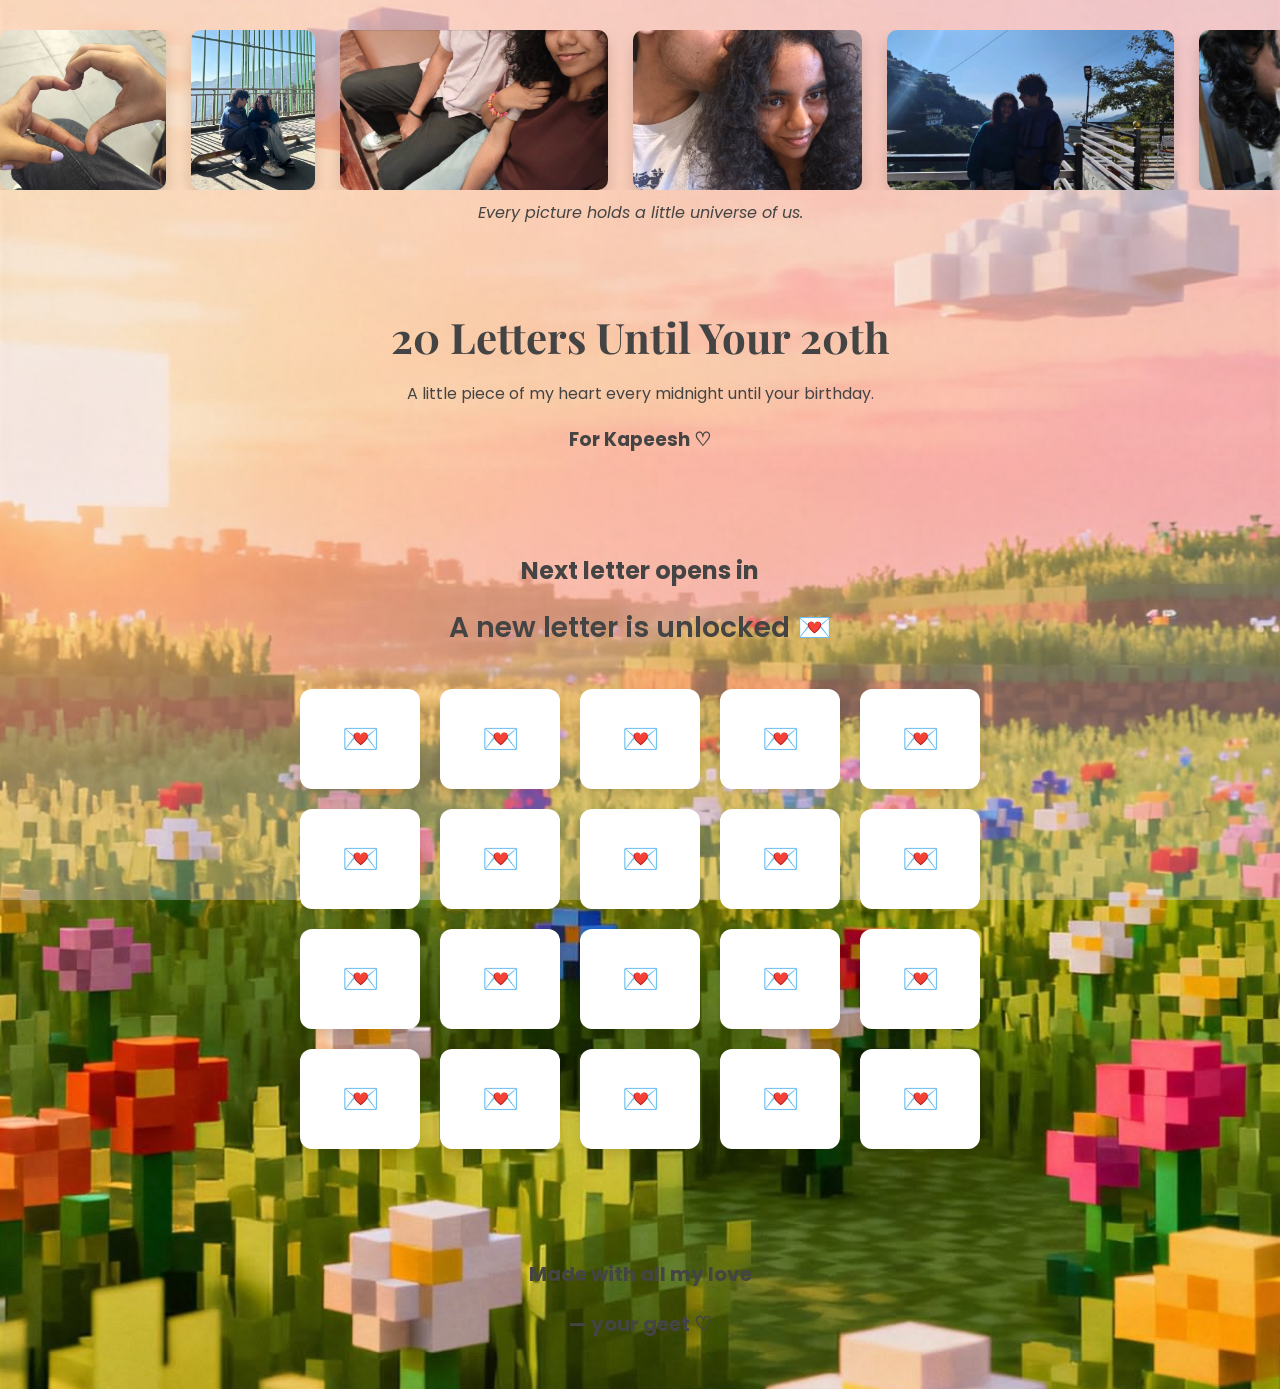
<file: bday/index.html>
<!DOCTYPE html>
<html lang="en">
<head>
<meta charset="UTF-8">
<meta name="viewport" content="width=device-width, initial-scale=1.0">
<title>20 Letters Until Your 20th</title>

<link rel="stylesheet" href="styles.css">

<link href="https://fonts.googleapis.com/css2?family=Playfair+Display:wght@500&family=Poppins:wght@300;400&display=swap" rel="stylesheet">

</head>

<body>

<section class="photo-strip">

<div class="film-container">

<div class="film-track">

<img src="images/photo1.jpg" alt="">
<img src="images/photo2.jpg" alt="">
<img src="images/photo3.jpg" alt="">
<img src="images/photo4.jpg" alt="">
<img src="images/photo5.jpg" alt="">
<img src="images/photo6.jpg" alt="">
<img src="images/photo7.jpg" alt="">
<img src="images/photo8.jpg" alt="">
<img src="images/photo9.jpg" alt="">

<!-- repeat for smooth loop -->

<img src="images/photo1.jpg" alt="">
<img src="images/photo2.jpg" alt="">
<img src="images/photo3.jpg" alt="">
<img src="images/photo4.jpg" alt="">
<img src="images/photo5.jpg" alt="">
<img src="images/photo6.jpg" alt="">
<img src="images/photo7.jpg" alt="">
<img src="images/photo8.jpg" alt="">
<img src="images/photo9.jpg" alt="">

</div>

</div>

<p class="photo-caption">Every picture holds a little universe of us.</p>

</section>

<header>

<h1>20 Letters Until Your 20th</h1>
<p>A little piece of my heart every midnight until your birthday.</p>
<h3>For Kapeesh ♡</h3>

</header>

<section class="countdown">

<h2>Next letter opens in</h2>
<div id="timer">Loading...</div>

</section>


<section class="letters-grid" id="lettersGrid">

</section>


<footer>

<p>Made with all my love</p>
<p>— your geet ♡</p>

</footer>

<script src="script.js"></script>

</body>
</html>
</file>
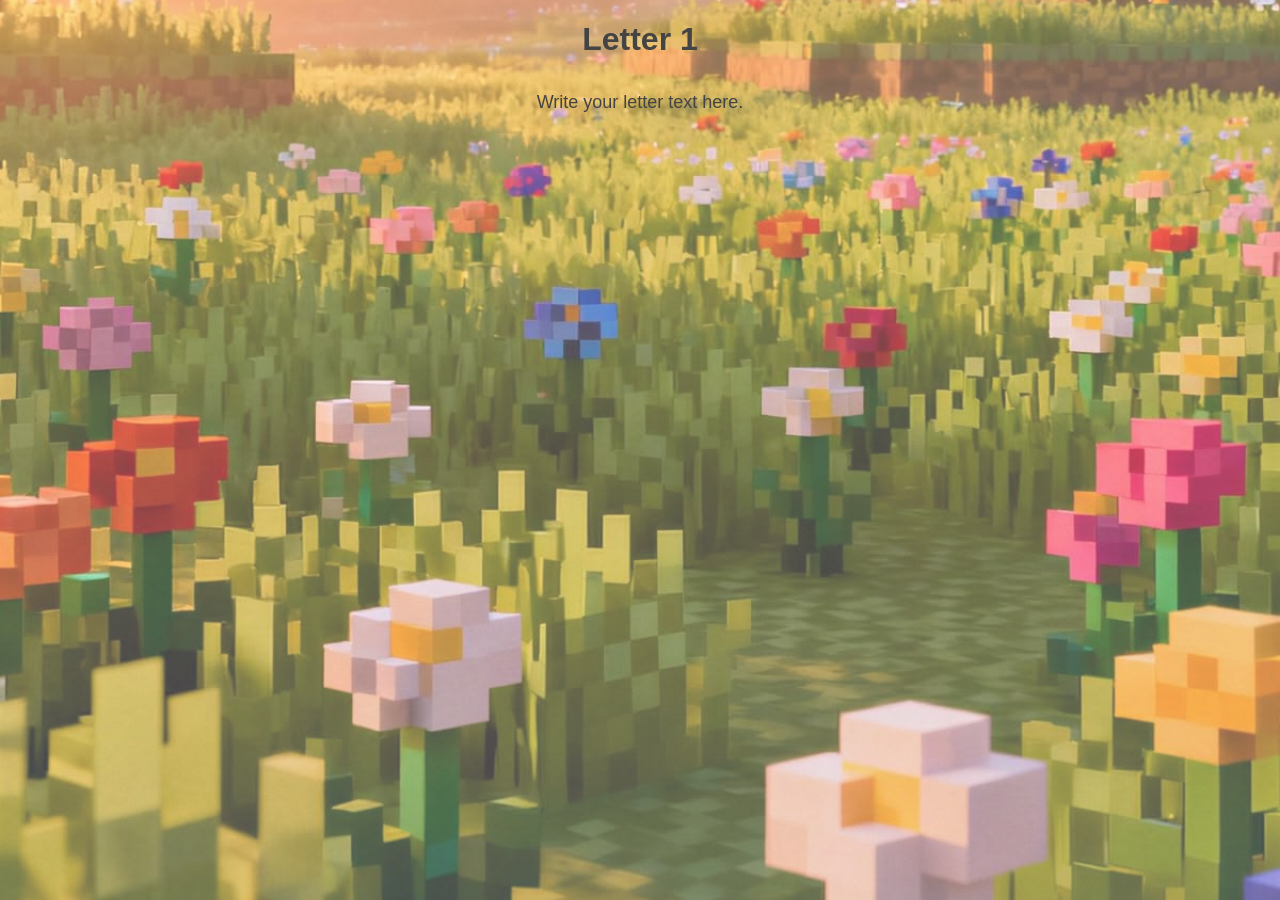
<file: bday/letters/letter1.html>
<!DOCTYPE html>
<html>

<head>
<meta name="viewport" content="width=device-width, initial-scale=1.0">

<meta charset="UTF-8">

<link rel="stylesheet" href="../styles.css">

</head>

<body>

<h1>Letter 1</h1>

<p style="max-width:600px;margin:30px auto;font-size:18px;line-height:1.6;">

Write your letter text here.

</p>

</body>

</html>
</file>
<file: bday/styles.css>
body{

margin:0;
font-family:'Poppins',sans-serif;

background-image:url("images/background.jpg");
background-size:cover;
background-position:center;
background-repeat:repeat-y;

animation:bgScroll 60s linear infinite;

text-align:center;
color:#444;

position:relative;

}

body::before{

content:"";

position:fixed;

top:0;
left:0;

width:100%;
height:100%;

background:linear-gradient(
180deg,
rgba(255,246,249,0.3),
rgba(249,214,229,0.3),
rgba(231,216,255,0.3)
);

z-index:-1;

}

header{

padding:40px 20px;

}

header h1{

font-family:'Playfair Display',serif;
font-size:42px;
margin-bottom:10px;

}

header p{

font-size:16px;

}

.photo-strip{

margin-top:20px;

}

.photos{

display:flex;
overflow-x:auto;
gap:20px;
padding:20px;

}

.photos img{

width:180px;
border-radius:12px;
box-shadow:0 8px 15px rgba(0,0,0,0.1);
transition:transform 0.3s;

}

.photos img:hover{

transform:scale(1.1);

}

.photo-caption{

font-style:italic;
margin-top:10px;

}

.countdown{

margin:40px 0;

}

#timer{

font-size:28px;
font-weight:600;

}

.letters-grid{

display:grid;

grid-template-columns:repeat(5,120px);

gap:20px;

justify-content:center;

margin-bottom:60px;

}

.letter{

width:120px;
height:100px;

background:white;

border-radius:12px;

display:flex;
align-items:center;
justify-content:center;

box-shadow:0 6px 10px rgba(0,0,0,0.1);

cursor:pointer;

transition:transform 0.2s;

font-size:30px;

}

.letter:hover{

transform:translateY(-5px);

}

.locked{

opacity:0.4;
cursor:not-allowed;

}

footer{

padding:30px;
font-size:20px;
font-weight: bold;

}

.film-container{

width:100%;
overflow:hidden;
margin-top:30px;

}

.film-track{

display:flex;
gap:25px;
width:max-content;

animation:filmScroll 35s linear infinite;

}

.film-track img{

height:160px;

border-radius:10px;

box-shadow:0 8px 15px rgba(0,0,0,0.15);

transition:transform 0.3s;

}

.film-track img:hover{

transform:scale(1.15);

}

@keyframes filmScroll{

0%{
transform:translateX(0);
}

100%{
transform:translateX(-50%);
}

}
</file>
